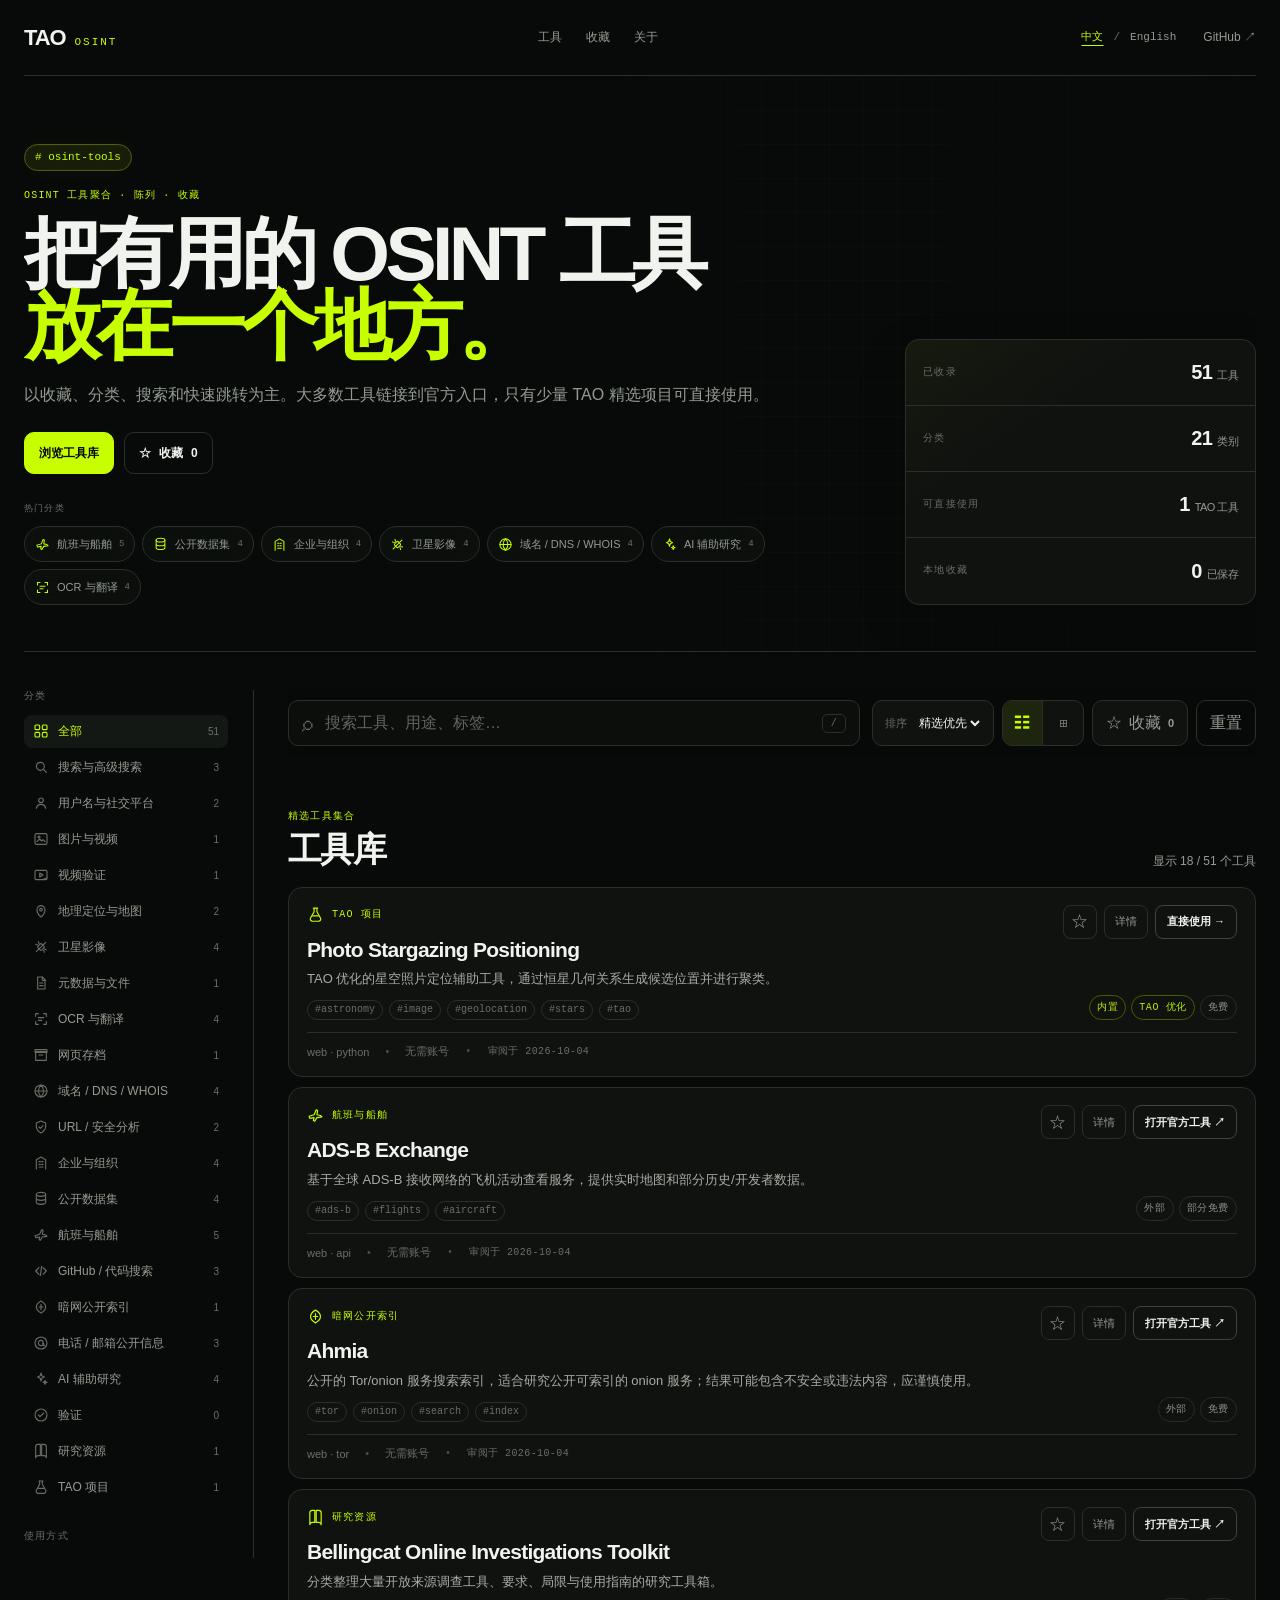
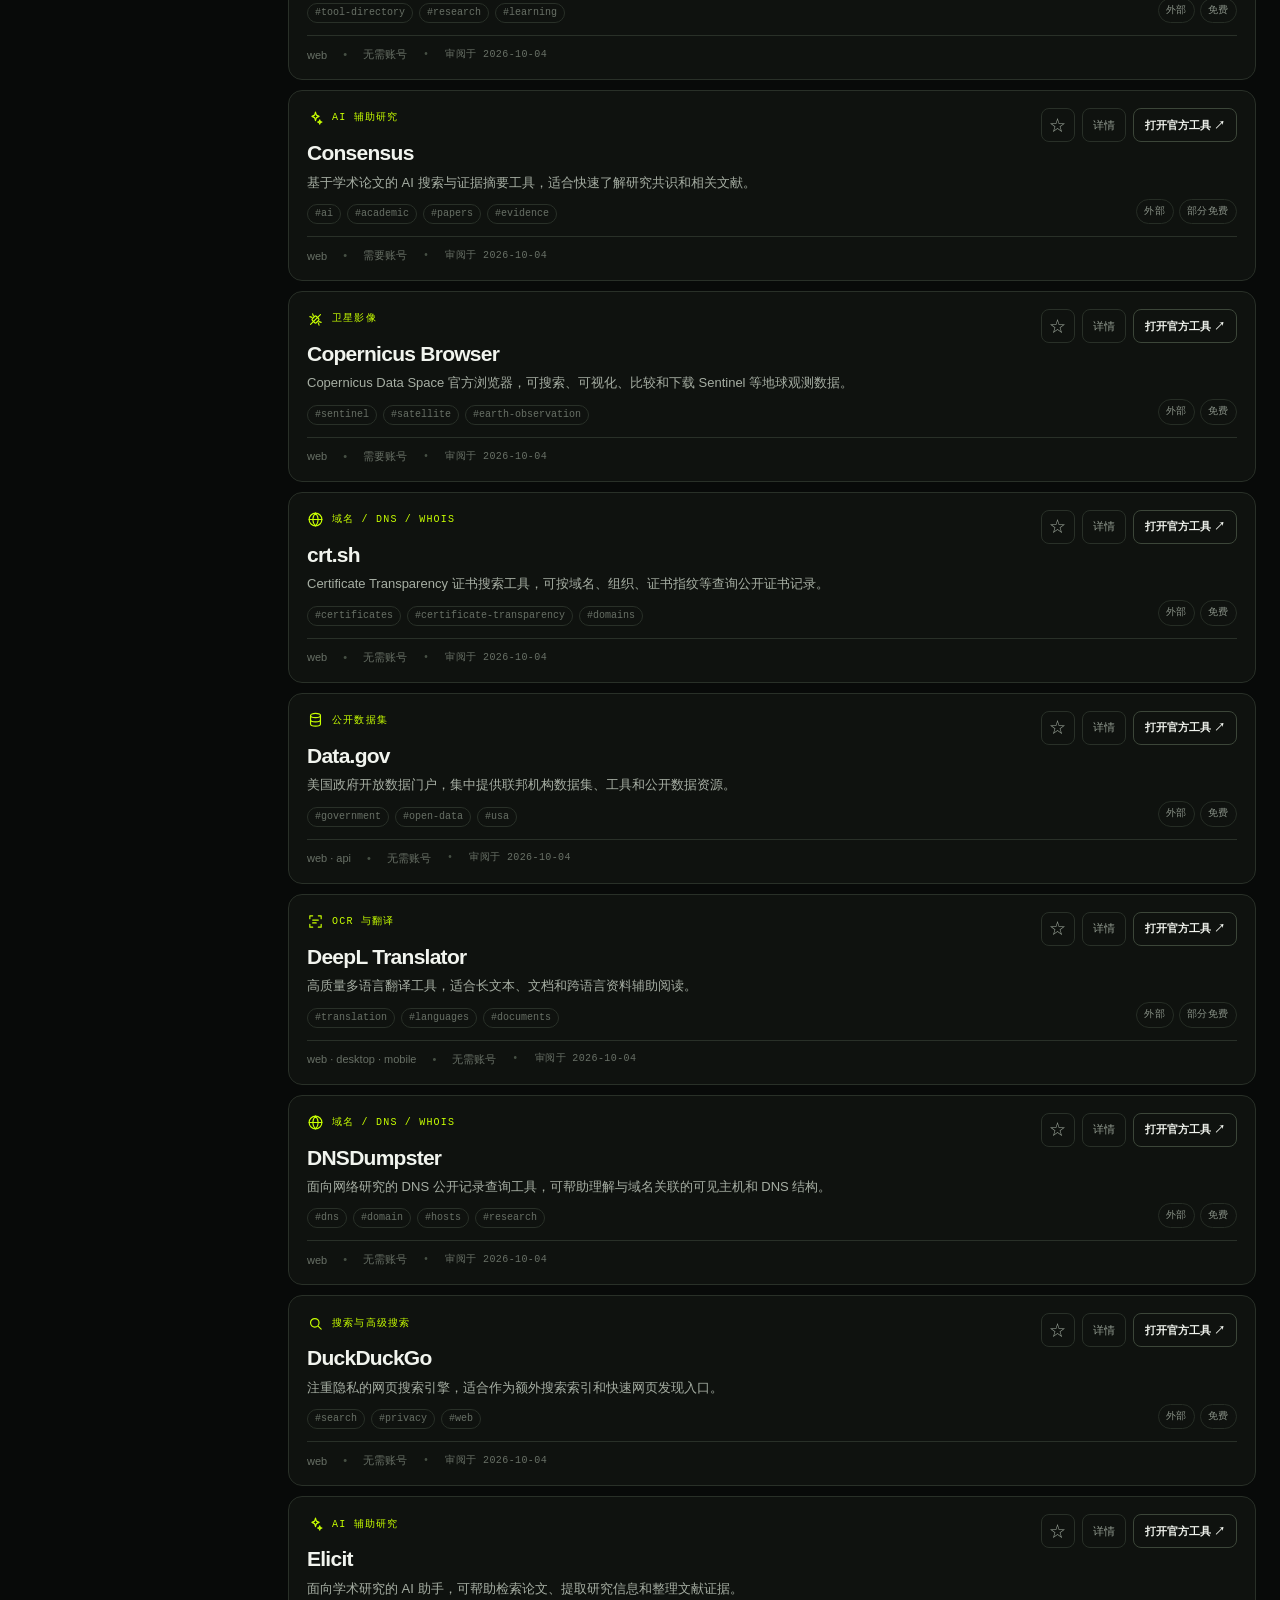
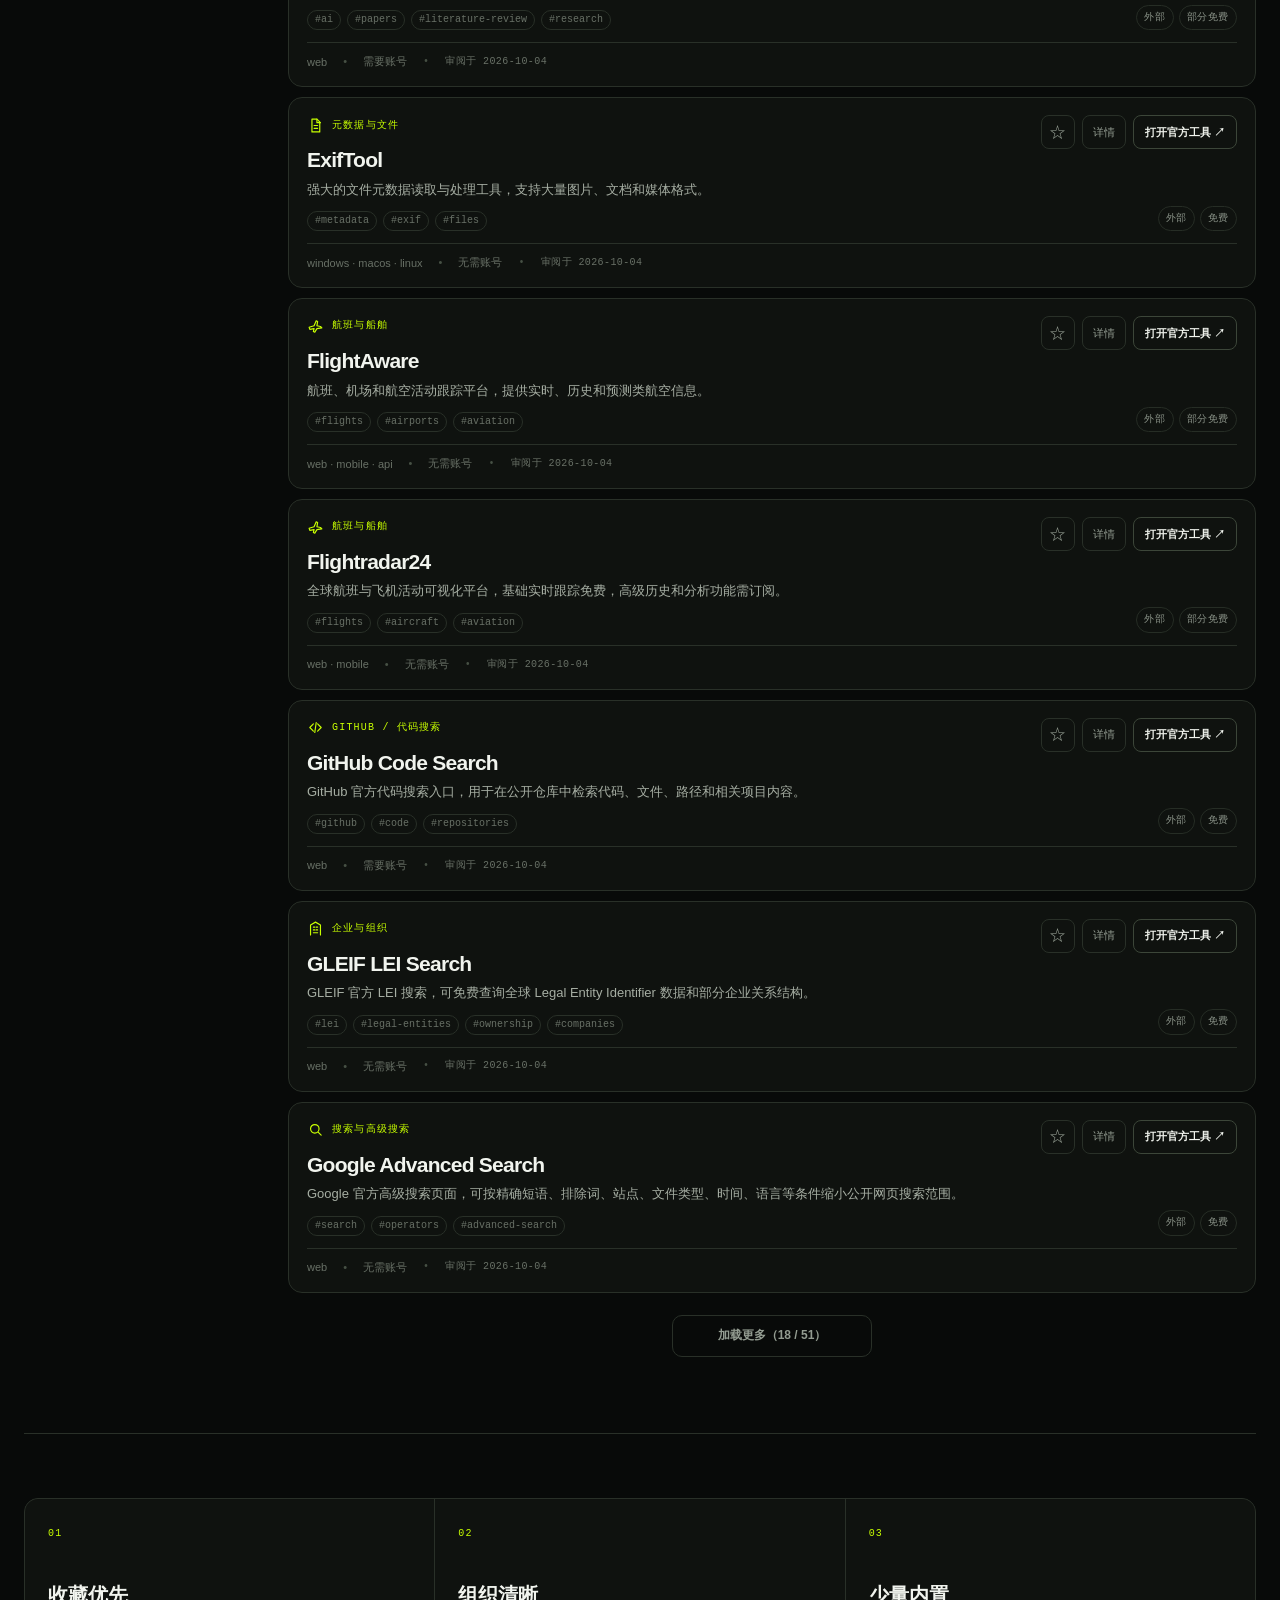
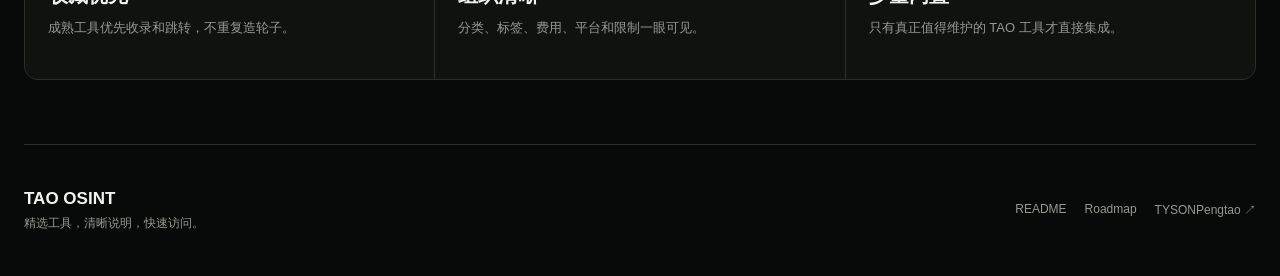
<file: index.html>
<!doctype html>
<html lang="en">
<head>
  <meta charset="utf-8" />
  <meta name="viewport" content="width=device-width, initial-scale=1" />
  <meta http-equiv="refresh" content="0; url=./frontend/" />
  <title>TAO OSINT</title>
  <script>location.replace("./frontend/");</script>
</head>
<body>
  <p><a href="./frontend/">Open TAO OSINT</a></p>
</body>
</html>
</file>
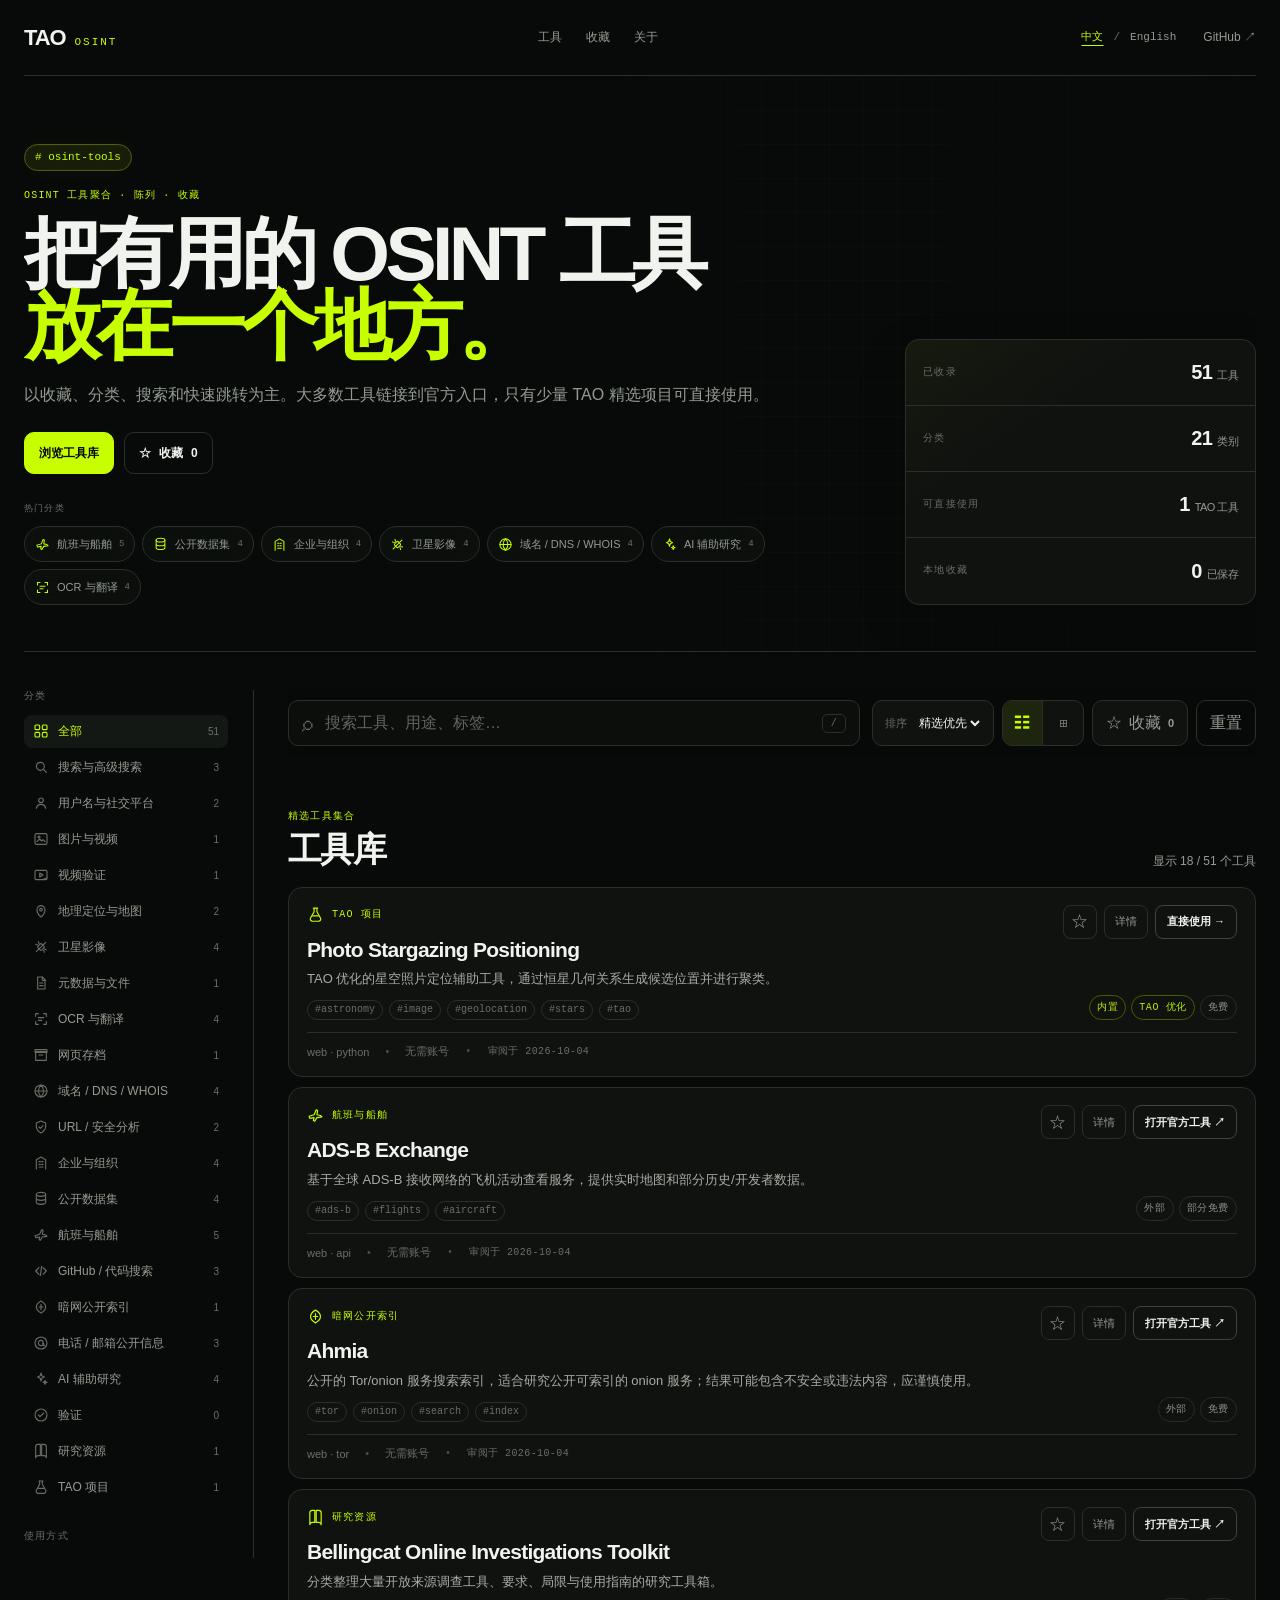
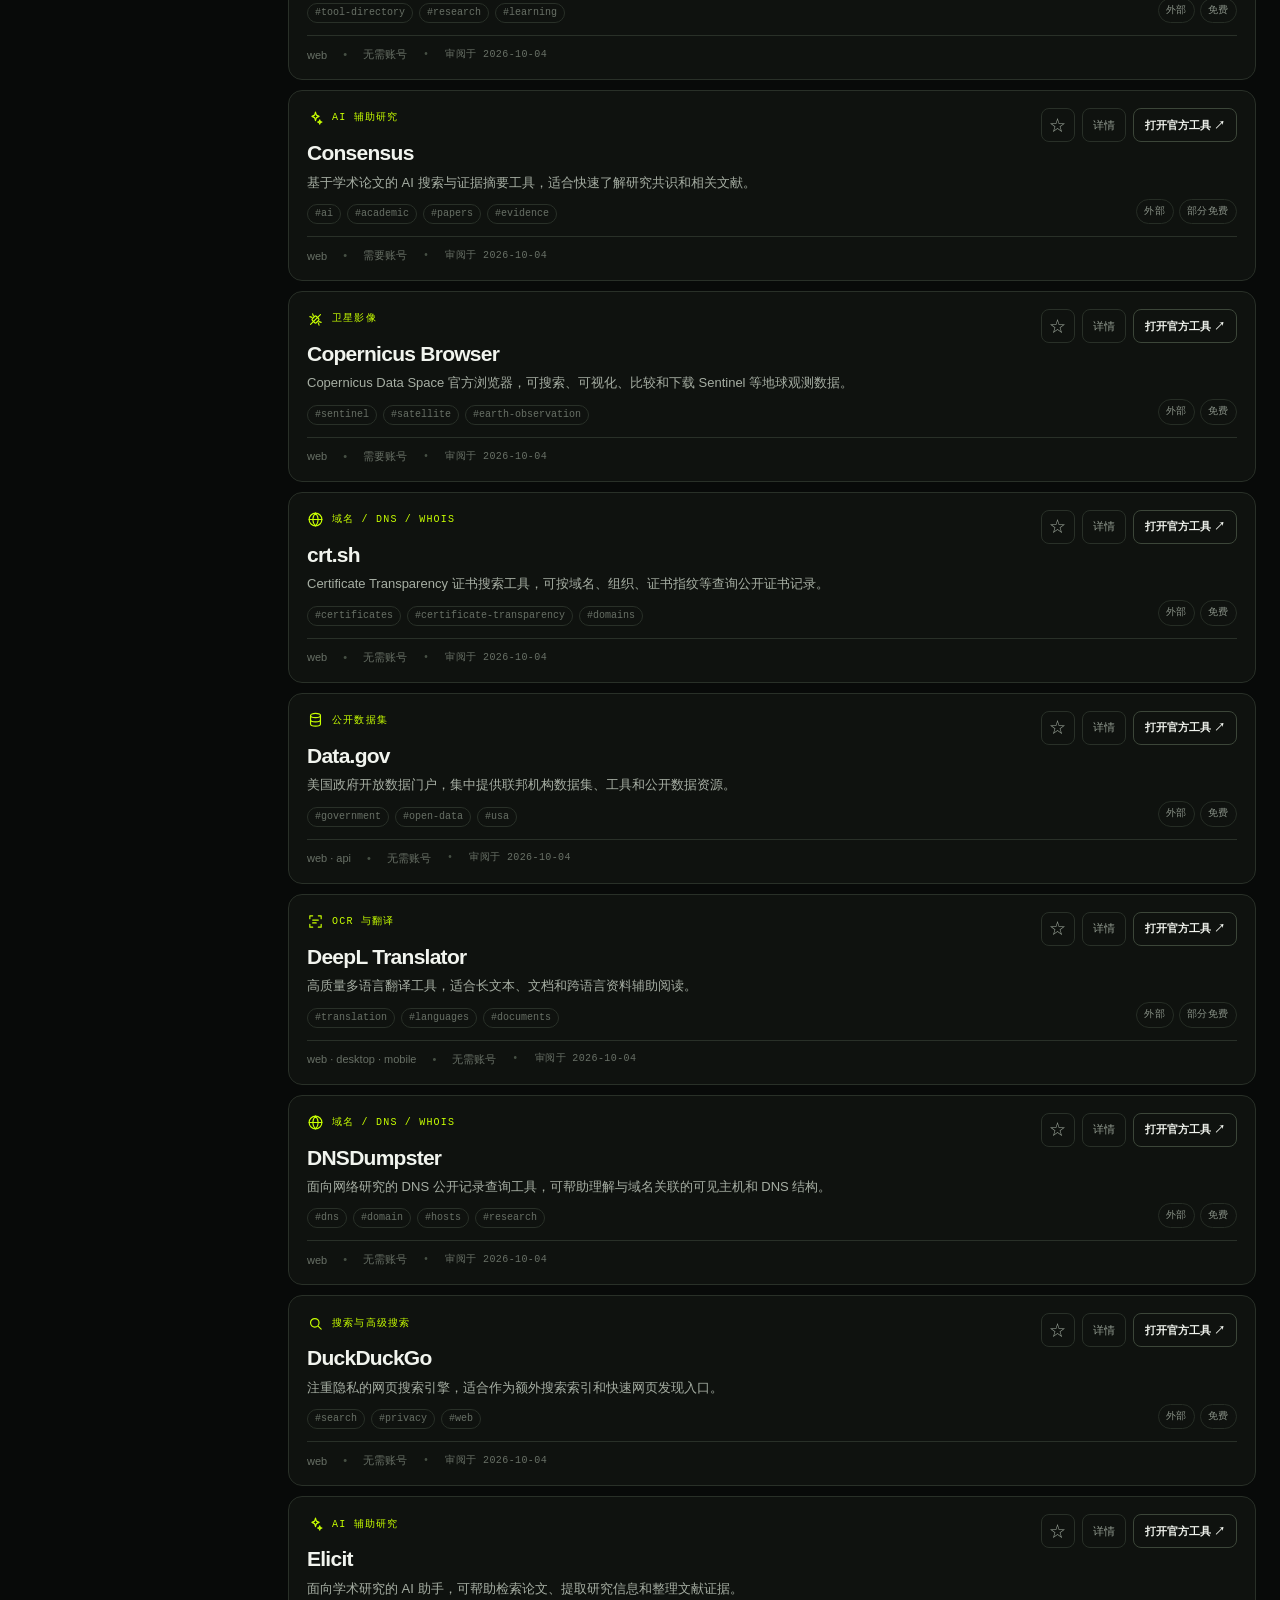
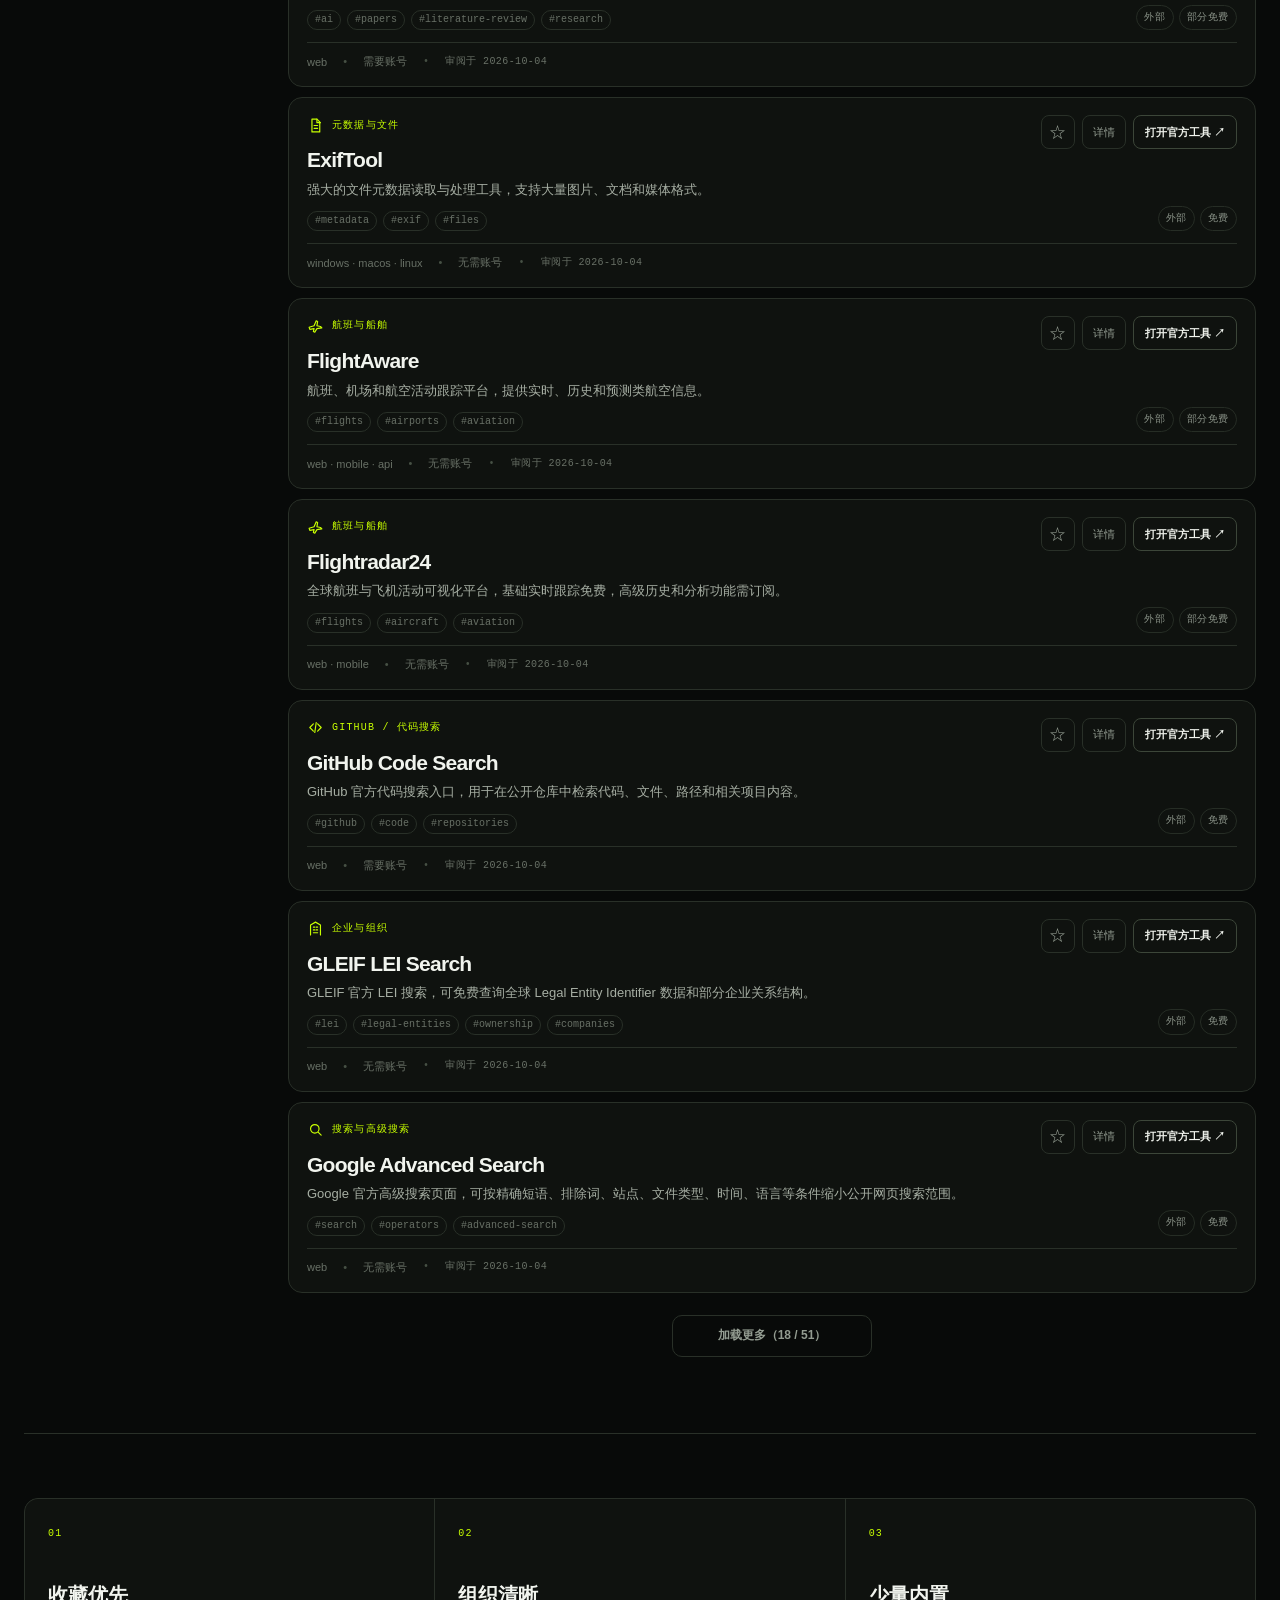
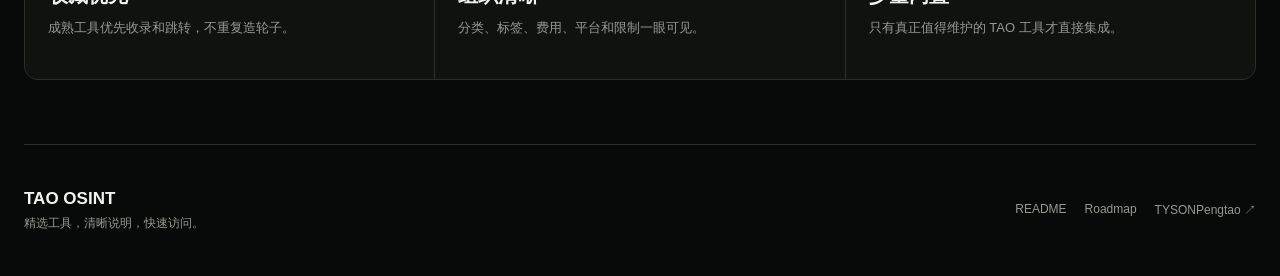
<file: frontend/index.html>
<!doctype html>
<html lang="zh-CN">
<head>
  <meta charset="utf-8" />
  <meta name="viewport" content="width=device-width, initial-scale=1" />
  <meta name="color-scheme" content="dark" />
  <meta name="description" content="TAO OSINT — curated OSINT tool collection, showcase and bookmark platform." />
  <title>TAO OSINT — Curated OSINT Tools</title>
  <link rel="stylesheet" href="./styles.css" />
</head>
<body>
  <div id="scrim" class="scrim" hidden></div>

  <main class="page-shell">
    <header class="topbar">
      <a class="brand" href="#top" aria-label="TAO OSINT">
        <span class="brand-mark">TAO</span>
        <span class="brand-name">OSINT</span>
      </a>

      <nav class="primary-nav" aria-label="Primary">
        <a href="#catalog" data-i18n="nav.tools">工具</a>
        <button type="button" id="nav-favorites" data-i18n="nav.favorites">收藏</button>
        <a href="#principles" data-i18n="nav.about">关于</a>
      </nav>

      <div class="top-actions">
        <nav class="language-switch" aria-label="Language">
          <button class="language-button" type="button" data-language="zh-CN">中文</button>
          <span>/</span>
          <button class="language-button" type="button" data-language="en">English</button>
        </nav>
        <a class="github-link" href="https://github.com/TYSONPengtao/Tao-OSINT" target="_blank" rel="noreferrer">GitHub ↗</a>
      </div>
    </header>

    <section id="top" class="topic-hero">
      <div class="topic-copy">
        <div class="topic-chip"># osint-tools</div>
        <p class="eyebrow" data-i18n="hero.eyebrow">OSINT 工具聚合 · 陈列 · 收藏</p>
        <h1>
          <span data-i18n="hero.line1">把有用的 OSINT 工具</span>
          <span class="accent" data-i18n="hero.line2">放在一个地方。</span>
        </h1>
        <p class="hero-description" data-i18n="hero.description">
          以收藏、分类、搜索和快速跳转为主。大多数工具链接到官方入口，只有少量 TAO 精选项目可直接使用。
        </p>

        <div class="hero-actions">
          <a class="button primary" href="#catalog" data-i18n="hero.browse">浏览工具库</a>
          <button id="hero-favorites" class="button ghost" type="button">
            <span>☆</span>
            <span data-i18n="favorites.title">收藏</span>
            <strong id="hero-favorite-count">0</strong>
          </button>
        </div>

        <div class="hero-explore">
          <span class="hero-explore-label" data-i18n="hero.explore">热门分类</span>
          <div id="hero-category-cloud" class="hero-category-cloud"></div>
        </div>
      </div>

      <div class="topic-summary" aria-label="Catalog summary">
        <div class="summary-row">
          <span data-i18n="stats.collected">已收录</span>
          <strong><span id="stat-tools">0</span> <small data-i18n="stats.tools">工具</small></strong>
        </div>
        <div class="summary-row">
          <span data-i18n="stats.categories">分类</span>
          <strong><span id="stat-categories">0</span> <small data-i18n="stats.groups">类别</small></strong>
        </div>
        <div class="summary-row">
          <span data-i18n="stats.integrated">可直接使用</span>
          <strong><span id="stat-integrated">0</span> <small data-i18n="stats.taoTools">TAO 工具</small></strong>
        </div>
        <div class="summary-row">
          <span data-i18n="stats.favorites">本地收藏</span>
          <strong><span id="favorite-count">0</span> <small data-i18n="stats.saved">已保存</small></strong>
        </div>
      </div>
    </section>

    <section id="recent-section" class="recent-section" hidden>
      <div class="section-heading compact">
        <div>
          <p class="section-kicker" data-i18n="recent.kicker">RECENT</p>
          <h2 data-i18n="recent.title">最近访问</h2>
        </div>
        <button id="clear-recent" class="text-button" type="button" data-i18n="recent.clear">清空</button>
      </div>
      <div id="recent-list" class="recent-list"></div>
    </section>

    <section id="catalog" class="catalog-shell">
      <aside id="sidebar" class="sidebar" aria-label="Filters">
        <div class="sidebar-mobile-head">
          <strong data-i18n="filters.title">筛选</strong>
          <button id="sidebar-close" class="icon-button" type="button" aria-label="Close">×</button>
        </div>

        <div class="sidebar-block">
          <span class="sidebar-label" data-i18n="filters.category">分类</span>
          <div id="category-list" class="category-list"></div>
        </div>

        <div class="sidebar-block">
          <span class="sidebar-label" data-i18n="filters.mode">使用方式</span>
          <div class="filter-stack">
            <label><input type="checkbox" value="external" data-filter="interaction" checked /> <span data-i18n="interaction.external">外部工具</span></label>
            <label><input type="checkbox" value="integrated" data-filter="interaction" checked /> <span data-i18n="interaction.integrated">内置工具</span></label>
          </div>
        </div>

        <div class="sidebar-block">
          <span class="sidebar-label" data-i18n="filters.cost">费用</span>
          <div class="filter-stack">
            <label><input type="checkbox" value="free" data-filter="cost" checked /> <span data-i18n="cost.free">免费</span></label>
            <label><input type="checkbox" value="partially-free" data-filter="cost" checked /> <span data-i18n="cost.partiallyFree">部分免费</span></label>
            <label><input type="checkbox" value="paid" data-filter="cost" checked /> <span data-i18n="cost.paid">付费</span></label>
          </div>
        </div>

        <div class="sidebar-block">
          <span class="sidebar-label" data-i18n="filters.platform">平台</span>
          <div id="platform-list" class="platform-list"></div>
        </div>

        <button id="sidebar-reset" class="sidebar-reset" type="button" data-i18n="filters.reset">重置全部筛选</button>
      </aside>

      <section class="catalog-main">
        <div class="catalog-toolbar">
          <div class="search-box">
            <span aria-hidden="true">⌕</span>
            <input id="search-input" type="search" autocomplete="off" data-i18n-placeholder="search.placeholder" placeholder="搜索工具、用途、标签…" />
            <kbd>/</kbd>
          </div>

          <div class="toolbar-meta">
            <button id="mobile-filter-open" class="toolbar-button filter-button" type="button">
              <span>☰</span>
              <span data-i18n="filters.title">筛选</span>
            </button>

            <label class="sort-control">
              <span data-i18n="sort.label">排序</span>
              <select id="sort-select">
                <option value="featured" data-i18n="sort.featured">精选优先</option>
                <option value="name" data-i18n="sort.name">名称</option>
                <option value="category" data-i18n="sort.category">分类</option>
                <option value="reviewed" data-i18n="sort.reviewed">最近审阅</option>
              </select>
            </label>

            <div class="view-switch" role="group" aria-label="View">
              <button id="view-list" type="button" data-view="list" title="List">☷</button>
              <button id="view-grid" type="button" data-view="grid" title="Grid">⊞</button>
            </div>

            <button id="favorites-toggle" class="toolbar-button" type="button">
              <span>☆</span>
              <span data-i18n="favorites.title">收藏</span>
              <strong id="toolbar-favorite-count">0</strong>
            </button>

            <button id="clear-filters" class="toolbar-button subtle" type="button" data-i18n="filters.resetShort">重置</button>
          </div>
        </div>

        <div id="active-filter-bar" class="active-filter-bar"></div>

        <div class="section-heading">
          <div>
            <p class="section-kicker" data-i18n="catalog.kicker">精选工具集合</p>
            <h2 data-i18n="catalog.title">工具库</h2>
          </div>
          <p id="result-count" class="result-count"></p>
        </div>

        <div id="tool-grid" class="tool-list" data-view="list"></div>

        <div id="empty-state" class="empty-state" hidden>
          <span>⌕</span>
          <h3 data-i18n="empty.title">没有找到匹配工具</h3>
          <p data-i18n="empty.text">尝试更换关键词、分类或筛选条件。</p>
        </div>

        <div class="load-more-wrap">
          <button id="load-more" class="button load-more" type="button" hidden></button>
        </div>
      </section>
    </section>

    <section id="principles" class="principle-strip">
      <article>
        <span>01</span>
        <strong data-i18n="principles.collect.title">收藏优先</strong>
        <p data-i18n="principles.collect.text">成熟工具优先收录和跳转，不重复造轮子。</p>
      </article>
      <article>
        <span>02</span>
        <strong data-i18n="principles.organize.title">组织清晰</strong>
        <p data-i18n="principles.organize.text">分类、标签、费用、平台和限制一眼可见。</p>
      </article>
      <article>
        <span>03</span>
        <strong data-i18n="principles.integrate.title">少量内置</strong>
        <p data-i18n="principles.integrate.text">只有真正值得维护的 TAO 工具才直接集成。</p>
      </article>
    </section>

    <footer class="footer">
      <div>
        <strong>TAO OSINT</strong>
        <p data-i18n="footer.tagline">精选工具，清晰说明，快速访问。</p>
      </div>
      <div class="footer-links">
        <a id="readme-link" href="../README.md">README</a>
        <a id="roadmap-link" href="../docs/roadmap.md">Roadmap</a>
        <a href="https://github.com/TYSONPengtao" target="_blank" rel="noreferrer">TYSONPengtao ↗</a>
      </div>
    </footer>
  </main>

  <dialog id="tool-dialog" class="tool-dialog">
    <div class="dialog-head">
      <div class="dialog-title-wrap">
        <div id="dialog-icon" class="dialog-icon"></div>
        <div>
          <p id="dialog-category" class="tool-category"></p>
          <h2 id="dialog-title"></h2>
        </div>
      </div>
      <button id="dialog-close" class="icon-button" type="button" aria-label="Close">×</button>
    </div>
    <p id="dialog-description" class="dialog-description"></p>
    <div id="dialog-badges" class="tool-badges dialog-badges"></div>
    <div id="dialog-tags" class="tool-tags"></div>
    <dl class="dialog-meta">
      <div><dt data-i18n="detail.platform">平台</dt><dd id="dialog-platform"></dd></div>
      <div><dt data-i18n="detail.account">账号</dt><dd id="dialog-account"></dd></div>
      <div><dt data-i18n="detail.reviewed">最近审阅</dt><dd id="dialog-reviewed"></dd></div>
    </dl>
    <div class="dialog-actions">
      <button id="dialog-favorite" class="button ghost" type="button"></button>
      <a id="dialog-launch" class="button primary" href="#"></a>
    </div>
  </dialog>

  <script src="./app.js"></script>
</body>
</html>
</file>
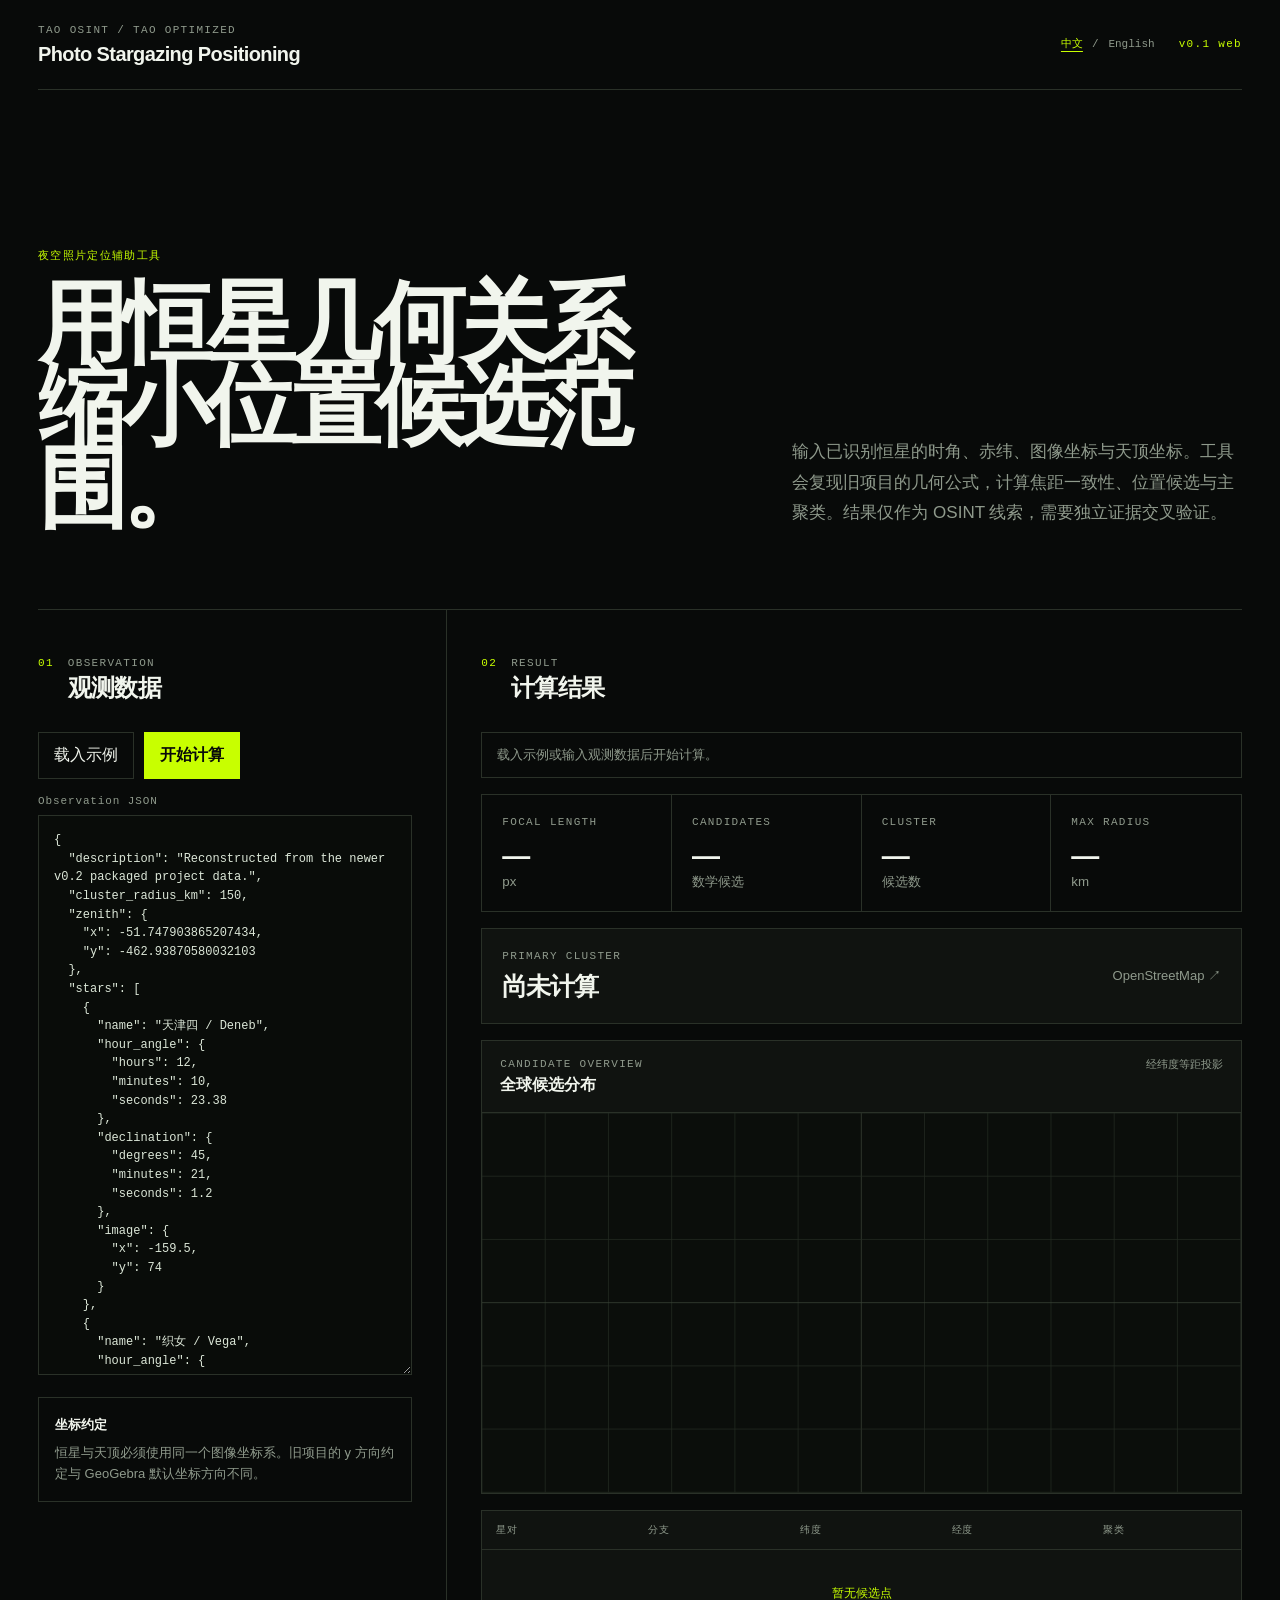
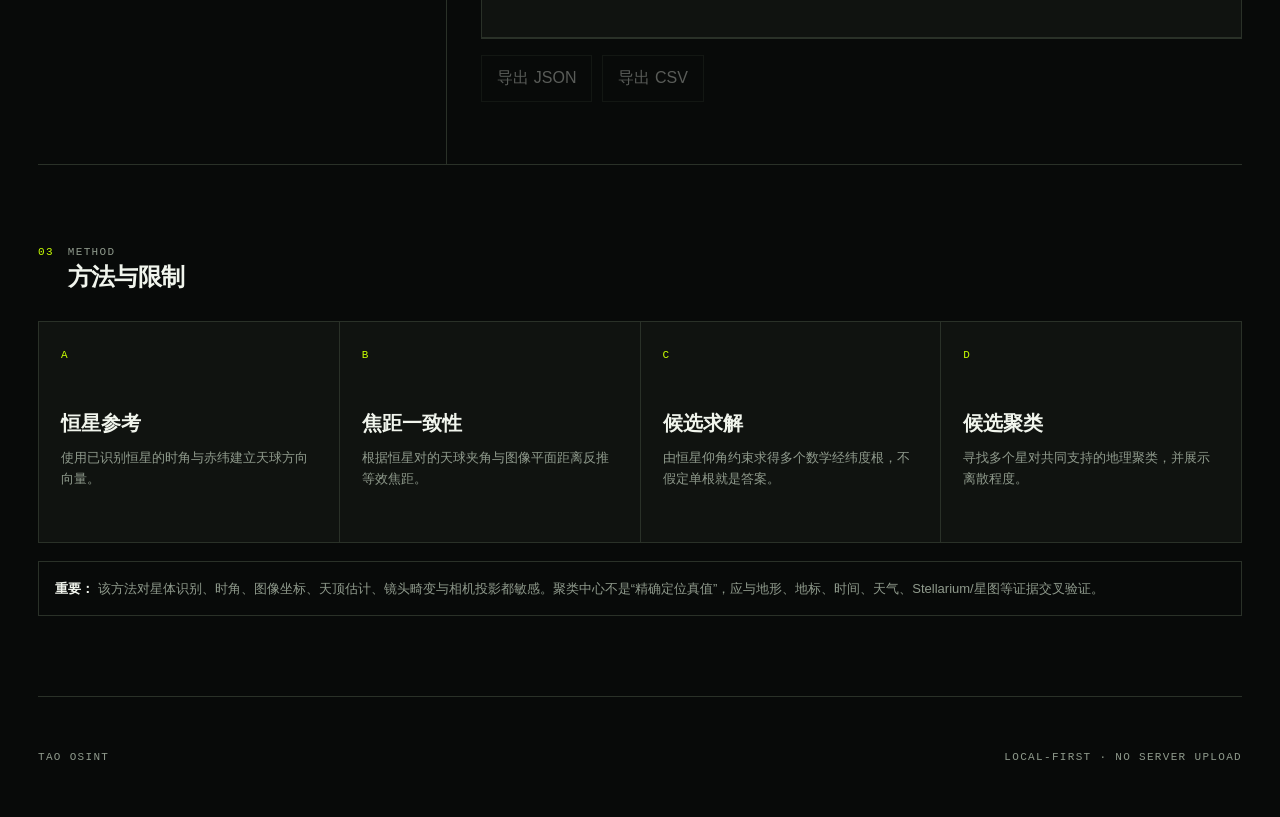
<file: projects/photo-stargazing-positioning/web/index.html>
<!doctype html>
<html lang="zh-CN">
<head>
  <meta charset="utf-8" />
  <meta name="viewport" content="width=device-width, initial-scale=1" />
  <meta name="color-scheme" content="dark" />
  <title>TAO OSINT · Photo Stargazing Positioning</title>
  <link rel="stylesheet" href="./styles.css" />
</head>
<body>
  <main class="shell">
    <header class="topbar">
      <div>
        <p class="eyebrow">TAO OSINT / TAO OPTIMIZED</p>
        <h1>Photo Stargazing Positioning</h1>
      </div>
      <div class="topbar-actions">
        <div class="language-switch" role="group" aria-label="Language">
          <button type="button" class="language-button" data-lang="zh-CN">中文</button>
          <span>/</span>
          <button type="button" class="language-button" data-lang="en">English</button>
        </div>
        <span class="version">v0.1 web</span>
      </div>
    </header>

    <section class="hero">
      <div>
        <p class="kicker" data-i18n="hero.kicker">夜空照片定位辅助工具</p>
        <h2>用恒星几何关系<br><span>缩小位置候选范围。</span></h2>
      </div>
      <p class="lede" data-i18n="hero.description">
        输入已识别恒星的时角、赤纬、图像坐标与天顶坐标。
        工具会复现旧项目的几何公式，计算焦距一致性、位置候选与主聚类。
        结果仅作为 OSINT 线索，需要独立证据交叉验证。
      </p>
    </section>

    <section class="workspace">
      <aside class="input-panel">
        <div class="section-title">
          <span>01</span>
          <div>
            <p>OBSERVATION</p>
            <h3 data-i18n="input.title">观测数据</h3>
          </div>
        </div>

        <div class="actions">
          <button id="load-sample" class="secondary" data-i18n="input.loadSample">载入示例</button>
          <button id="run-analysis" class="primary" data-i18n="input.run">开始计算</button>
        </div>

        <label for="observation-json">Observation JSON</label>
        <textarea id="observation-json" spellcheck="false" aria-label="Observation JSON"></textarea>

        <div class="hint">
          <strong data-i18n="input.coordinateTitle">坐标约定</strong>
          <p data-i18n="input.coordinateText">恒星与天顶必须使用同一个图像坐标系。旧项目的 y 方向约定与 GeoGebra 默认坐标方向不同。</p>
        </div>
      </aside>

      <section class="results-panel">
        <div class="section-title">
          <span>02</span>
          <div>
            <p>RESULT</p>
            <h3 data-i18n="result.title">计算结果</h3>
          </div>
        </div>

        <div id="status" class="status idle" data-i18n="status.idle">载入示例或输入观测数据后开始计算。</div>

        <div class="metrics">
          <article>
            <span>FOCAL LENGTH</span>
            <strong id="metric-focal">—</strong>
            <small>px</small>
          </article>
          <article>
            <span>CANDIDATES</span>
            <strong id="metric-candidates">—</strong>
            <small data-i18n="metric.candidates">数学候选</small>
          </article>
          <article>
            <span>CLUSTER</span>
            <strong id="metric-cluster">—</strong>
            <small data-i18n="metric.cluster">候选数</small>
          </article>
          <article>
            <span>MAX RADIUS</span>
            <strong id="metric-radius">—</strong>
            <small>km</small>
          </article>
        </div>

        <div class="cluster-card">
          <div>
            <p>PRIMARY CLUSTER</p>
            <h4 id="cluster-coordinate" data-i18n="cluster.notCalculated">尚未计算</h4>
          </div>
          <a id="map-link" class="map-link disabled" href="#" target="_blank" rel="noreferrer">OpenStreetMap ↗</a>
        </div>

        <div class="map-card">
          <div class="map-head">
            <div>
              <p>CANDIDATE OVERVIEW</p>
              <h4 data-i18n="map.title">全球候选分布</h4>
            </div>
            <span data-i18n="map.projection">经纬度等距投影</span>
          </div>
          <svg id="candidate-map" viewBox="0 0 1000 500" role="img" aria-label="Candidate location overview">
            <rect width="1000" height="500" class="map-bg"></rect>
            <g id="grid"></g>
            <g id="candidate-points"></g>
          </svg>
        </div>

        <div class="table-wrap">
          <table>
            <thead>
              <tr>
                <th data-i18n="table.pair">星对</th>
                <th data-i18n="table.branch">分支</th>
                <th data-i18n="table.latitude">纬度</th>
                <th data-i18n="table.longitude">经度</th>
                <th data-i18n="table.cluster">聚类</th>
              </tr>
            </thead>
            <tbody id="candidate-table">
              <tr><td colspan="5" class="empty" data-i18n="table.empty">暂无候选点</td></tr>
            </tbody>
          </table>
        </div>

        <div class="export-actions">
          <button id="export-json" class="secondary" disabled data-i18n="export.json">导出 JSON</button>
          <button id="export-csv" class="secondary" disabled data-i18n="export.csv">导出 CSV</button>
        </div>
      </section>
    </section>

    <section class="method">
      <div class="section-title">
        <span>03</span>
        <div>
          <p>METHOD</p>
          <h3 data-i18n="method.title">方法与限制</h3>
        </div>
      </div>

      <div class="method-grid">
        <article><span>A</span><h4 data-i18n="method.a.title">恒星参考</h4><p data-i18n="method.a.text">使用已识别恒星的时角与赤纬建立天球方向向量。</p></article>
        <article><span>B</span><h4 data-i18n="method.b.title">焦距一致性</h4><p data-i18n="method.b.text">根据恒星对的天球夹角与图像平面距离反推等效焦距。</p></article>
        <article><span>C</span><h4 data-i18n="method.c.title">候选求解</h4><p data-i18n="method.c.text">由恒星仰角约束求得多个数学经纬度根，不假定单根就是答案。</p></article>
        <article><span>D</span><h4 data-i18n="method.d.title">候选聚类</h4><p data-i18n="method.d.text">寻找多个星对共同支持的地理聚类，并展示离散程度。</p></article>
      </div>

      <div class="warning">
        <strong data-i18n="warning.label">重要：</strong>
        <span data-i18n="warning.text">该方法对星体识别、时角、图像坐标、天顶估计、镜头畸变与相机投影都敏感。聚类中心不是“精确定位真值”，应与地形、地标、时间、天气、Stellarium/星图等证据交叉验证。</span>
      </div>
    </section>

    <footer>
      <span>TAO OSINT</span>
      <span>LOCAL-FIRST · NO SERVER UPLOAD</span>
    </footer>
  </main>

  <script src="./app.js"></script>
</body>
</html>
</file>
<file: frontend/styles.css>
:root {
  --bg: #080a09;
  --panel: #0f120f;
  --panel-2: #141814;
  --panel-3: #0b0e0b;
  --text: #f1f4ee;
  --muted: #939c91;
  --faint: #687066;
  --line: #293028;
  --line-strong: #3a4438;
  --accent: #c8ff00;
  --accent-soft: rgba(200, 255, 0, .08);
  --radius: 14px;
  --shadow: 0 24px 80px rgba(0,0,0,.42);
}

* { box-sizing: border-box; }
html { scroll-behavior: smooth; }
body {
  margin: 0;
  background: var(--bg);
  color: var(--text);
  font-family: Inter, "Segoe UI", Arial, Helvetica, sans-serif;
}
body.no-scroll { overflow: hidden; }
button, input, select { font: inherit; }
button, a, select { -webkit-tap-highlight-color: transparent; }
a { color: inherit; text-decoration: none; }
button { cursor: pointer; }
button:focus-visible, a:focus-visible, input:focus-visible, select:focus-visible {
  outline: 2px solid var(--accent);
  outline-offset: 3px;
}
.page-shell { width: min(1460px, calc(100% - 48px)); margin: 0 auto; }

.topbar {
  min-height: 76px;
  position: relative;
  display: grid;
  grid-template-columns: auto 1fr auto;
  align-items: center;
  gap: 30px;
  border-bottom: 1px solid var(--line);
}
.brand { display: flex; align-items: baseline; gap: 9px; }
.brand-mark { font-size: 22px; font-weight: 900; letter-spacing: -.05em; }
.brand-name { color: var(--accent); font: 11px/1 monospace; letter-spacing: .18em; }
.primary-nav { display: flex; justify-content: center; gap: 24px; }
.primary-nav a, .primary-nav button {
  padding: 6px 0;
  border: 0;
  background: none;
  color: var(--muted);
  font-size: 12px;
}
.primary-nav a:hover, .primary-nav button:hover { color: var(--text); }
.top-actions { display: flex; align-items: center; gap: 24px; }
.language-switch { display: flex; align-items: center; gap: 7px; color: var(--faint); font: 11px/1 monospace; }
.language-button { padding: 7px 3px; border: 0; background: transparent; color: var(--muted); }
.language-button.active, .language-button:hover { color: var(--accent); }
.language-button.active { text-decoration: underline; text-underline-offset: 5px; }
.github-link { color: var(--muted); font-size: 12px; }
.github-link:hover { color: var(--text); }

.topic-hero {
  padding: 58px 0 46px;
  display: grid;
  grid-template-columns: minmax(0, 1.5fr) minmax(300px, .65fr);
  align-items: end;
  gap: 72px;
  border-bottom: 1px solid var(--line);
}
.topic-chip {
  display: inline-flex;
  width: fit-content;
  margin-bottom: 18px;
  padding: 7px 10px;
  border: 1px solid #4b5e15;
  border-radius: 999px;
  background: var(--accent-soft);
  color: var(--accent);
  font: 11px/1 monospace;
}
.eyebrow, .section-kicker, .sidebar-label, .tool-category, .tool-badge,
.summary-row > span, .principle-strip article > span, .review-meta {
  margin: 0;
  font: 10px/1.35 monospace;
  letter-spacing: .12em;
  text-transform: uppercase;
}
.eyebrow, .section-kicker { color: var(--accent); }
.topic-hero h1 {
  margin: 14px 0 20px;
  max-width: 920px;
  font-size: clamp(48px, 6vw, 90px);
  line-height: .94;
  letter-spacing: -.06em;
  font-weight: 650;
}
.topic-hero h1 span { display: block; }
.topic-hero h1 .accent { color: var(--accent); }
.hero-description { max-width: 760px; margin: 0; color: var(--muted); font-size: 16px; line-height: 1.72; }
.hero-actions { display: flex; gap: 10px; flex-wrap: wrap; margin-top: 24px; }
.button {
  min-height: 42px;
  padding: 0 14px;
  display: inline-flex;
  align-items: center;
  justify-content: center;
  gap: 8px;
  border: 1px solid var(--line);
  border-radius: 10px;
  background: transparent;
  color: var(--text);
  font-size: 12px;
  font-weight: 650;
}
.button.primary { border-color: var(--accent); background: var(--accent); color: #080a09; }
.button.ghost:hover { border-color: var(--line-strong); color: var(--accent); }
.topic-summary { border: 1px solid var(--line); border-radius: var(--radius); background: var(--panel); overflow: hidden; }
.summary-row {
  min-height: 66px;
  padding: 13px 17px;
  display: flex;
  align-items: center;
  justify-content: space-between;
  gap: 18px;
  border-bottom: 1px solid var(--line);
}
.summary-row:last-child { border-bottom: 0; }
.summary-row > span { color: var(--faint); }
.summary-row strong { font-size: 20px; letter-spacing: -.03em; }
.summary-row small { color: var(--muted); font-size: 11px; font-weight: 400; }

.recent-section { padding: 34px 0 0; }
.section-heading {
  margin: 34px 0 14px;
  display: flex;
  align-items: end;
  justify-content: space-between;
  gap: 24px;
}
.section-heading.compact { margin: 0 0 12px; }
.section-heading h2 { margin: 3px 0 0; font-size: 34px; letter-spacing: -.045em; }
.section-heading.compact h2 { font-size: 22px; }
.text-button { border: 0; background: none; color: var(--muted); font-size: 11px; }
.text-button:hover { color: var(--accent); }
.recent-list { display: flex; gap: 8px; overflow-x: auto; padding-bottom: 6px; scrollbar-width: thin; }
.recent-item {
  min-width: 190px;
  padding: 12px 13px;
  border: 1px solid var(--line);
  border-radius: 11px;
  background: var(--panel);
  text-align: left;
}
.recent-item span { display: block; color: var(--accent); font: 9px/1.3 monospace; text-transform: uppercase; }
.recent-item strong { display: block; margin-top: 5px; font-size: 12px; white-space: nowrap; overflow: hidden; text-overflow: ellipsis; }

.catalog-shell {
  display: grid;
  grid-template-columns: 230px minmax(0, 1fr);
  gap: 34px;
  padding: 38px 0 76px;
  border-bottom: 1px solid var(--line);
}
.sidebar {
  position: sticky;
  top: 16px;
  height: fit-content;
  max-height: calc(100vh - 32px);
  overflow-y: auto;
  padding-right: 25px;
  border-right: 1px solid var(--line);
  scrollbar-width: thin;
}
.sidebar-mobile-head { display: none; }
.sidebar-block + .sidebar-block { margin-top: 26px; }
.sidebar-label { display: block; margin-bottom: 11px; color: var(--faint); }
.category-list, .filter-stack, .platform-list { display: grid; gap: 3px; }
.category-button, .platform-button {
  width: 100%;
  padding: 8px 9px;
  display: flex;
  align-items: center;
  justify-content: space-between;
  gap: 12px;
  border: 0;
  border-radius: 8px;
  background: transparent;
  color: var(--muted);
  text-align: left;
  font-size: 12px;
}
.category-button:hover, .platform-button:hover { background: var(--panel); color: var(--text); }
.category-button.active, .platform-button.active { background: var(--panel-2); color: var(--accent); }
.category-button small, .platform-button small { color: var(--faint); }
.filter-stack label {
  padding: 6px 3px;
  display: flex;
  align-items: center;
  gap: 8px;
  color: var(--muted);
  font-size: 12px;
  cursor: pointer;
}
.filter-stack input { accent-color: var(--accent); }
.sidebar-reset { width: 100%; margin-top: 26px; padding: 10px; border: 1px solid var(--line); border-radius: 9px; background: transparent; color: var(--muted); }
.sidebar-reset:hover { color: var(--text); border-color: var(--line-strong); }

.catalog-main { min-width: 0; }
.catalog-toolbar {
  position: sticky;
  top: 0;
  z-index: 8;
  padding: 10px 0;
  display: grid;
  grid-template-columns: minmax(260px, 1fr) auto;
  gap: 12px;
  align-items: center;
  background: rgba(8,10,9,.94);
  backdrop-filter: blur(14px);
}
.search-box {
  min-width: 0;
  height: 46px;
  display: flex;
  align-items: center;
  gap: 10px;
  padding: 0 13px;
  border: 1px solid var(--line);
  border-radius: 10px;
  background: var(--panel-3);
}
.search-box > span { color: var(--faint); font-size: 21px; }
.search-box input { width: 100%; border: 0; outline: 0; background: transparent; color: var(--text); }
.search-box input::placeholder { color: #5e665c; }
.search-box kbd { min-width: 24px; padding: 3px 6px; border: 1px solid var(--line); border-radius: 5px; color: var(--faint); font: 10px monospace; text-align: center; }
.toolbar-meta { display: flex; gap: 8px; align-items: stretch; }
.toolbar-button {
  min-height: 46px;
  padding: 0 13px;
  display: inline-flex;
  align-items: center;
  justify-content: center;
  gap: 7px;
  border: 1px solid var(--line);
  border-radius: 10px;
  background: var(--panel);
  color: var(--muted);
}
.toolbar-button:hover, .toolbar-button.active { border-color: var(--line-strong); color: var(--text); }
.toolbar-button.active { color: var(--accent); }
.toolbar-button strong { font-size: 11px; }
.toolbar-button.subtle { background: transparent; }
.filter-button { display: none; }
.sort-control {
  min-height: 46px;
  padding: 0 10px 0 12px;
  display: flex;
  align-items: center;
  gap: 8px;
  border: 1px solid var(--line);
  border-radius: 10px;
  background: var(--panel);
  color: var(--faint);
  font-size: 11px;
}
.sort-control select { border: 0; outline: 0; background: var(--panel); color: var(--text); font-size: 12px; }
.view-switch { display: flex; border: 1px solid var(--line); border-radius: 10px; overflow: hidden; background: var(--panel); }
.view-switch button { width: 40px; border: 0; border-right: 1px solid var(--line); background: transparent; color: var(--faint); }
.view-switch button:last-child { border-right: 0; }
.view-switch button.active { background: var(--accent-soft); color: var(--accent); }

.active-filter-bar { display: flex; flex-wrap: wrap; gap: 7px; min-height: 12px; margin-top: 8px; }
.active-filter-chip {
  padding: 5px 8px;
  border: 1px solid var(--line);
  border-radius: 999px;
  background: transparent;
  color: var(--muted);
  font: 10px/1 monospace;
}
.active-filter-chip button { margin-left: 5px; padding: 0; border: 0; background: none; color: var(--faint); }
.result-count { margin: 0 0 3px; color: var(--muted); font-size: 12px; }

.tool-list { display: grid; gap: 10px; }
.tool-card {
  padding: 17px 18px;
  display: grid;
  grid-template-columns: minmax(0, 1fr) auto;
  column-gap: 26px;
  row-gap: 12px;
  border: 1px solid var(--line);
  border-radius: var(--radius);
  background: var(--panel);
  transition: transform .15s ease, border-color .15s ease, background .15s ease;
}
.tool-card:hover { transform: translateY(-1px); border-color: var(--line-strong); background: var(--panel-2); }
.tool-main { min-width: 0; }
.tool-card-top { display: flex; align-items: center; gap: 10px; }
.tool-category { color: var(--accent); }
.tool-name {
  margin: 11px 0 7px;
  padding: 0;
  border: 0;
  background: none;
  color: var(--text);
  font-size: 20px;
  font-weight: 700;
  letter-spacing: -.035em;
  text-align: left;
}
.tool-name:hover { color: var(--accent); }
.tool-description { max-width: 880px; margin: 0; color: var(--muted); font-size: 13px; line-height: 1.58; }
.tool-tags { margin-top: 11px; display: flex; gap: 6px; flex-wrap: wrap; }
.tag-button {
  padding: 4px 7px;
  border: 1px solid var(--line);
  border-radius: 999px;
  background: transparent;
  color: var(--faint);
  font: 10px/1 monospace;
}
.tag-button:hover { color: var(--accent); border-color: #4d6216; }
.tool-side { width: 200px; display: flex; flex-direction: column; align-items: stretch; justify-content: space-between; gap: 14px; }
.tool-actions { display: flex; justify-content: flex-end; gap: 7px; }
.favorite-button, .details-button {
  min-height: 34px;
  border: 1px solid var(--line);
  border-radius: 8px;
  background: transparent;
  color: var(--muted);
}
.favorite-button { width: 34px; font-size: 17px; }
.details-button { padding: 0 10px; font-size: 11px; }
.favorite-button:hover, .favorite-button.active, .details-button:hover { color: var(--accent); border-color: #536900; }
.launch-link {
  min-height: 34px;
  padding: 0 11px;
  display: inline-flex;
  align-items: center;
  justify-content: center;
  border: 1px solid var(--line);
  border-radius: 8px;
  color: var(--text);
  font-size: 11px;
  font-weight: 650;
}
.launch-link:hover { color: var(--accent); border-color: #4d6216; }
.tool-badges { display: flex; justify-content: flex-end; flex-wrap: wrap; gap: 5px; }
.tool-badge { padding: 5px 7px; border: 1px solid var(--line); border-radius: 999px; color: var(--muted); letter-spacing: .06em; }
.tool-badge.integrated { color: var(--accent); border-color: #4c6200; }
.tool-footer {
  grid-column: 1 / -1;
  padding-top: 11px;
  display: flex;
  align-items: center;
  gap: 16px;
  border-top: 1px solid var(--line);
  color: var(--faint);
  font-size: 11px;
}
.review-meta { color: var(--faint); text-transform: none; letter-spacing: .04em; }
.meta-dot::before { content: "•"; margin-right: 16px; color: #465044; }

/* Grid mode */
.tool-list[data-view="grid"] { grid-template-columns: repeat(2, minmax(0,1fr)); }
.tool-list[data-view="grid"] .tool-card { grid-template-columns: 1fr; min-height: 290px; }
.tool-list[data-view="grid"] .tool-side { width: 100%; }
.tool-list[data-view="grid"] .tool-actions, .tool-list[data-view="grid"] .tool-badges { justify-content: flex-start; }
.tool-list[data-view="grid"] .tool-footer { align-items: flex-start; flex-wrap: wrap; }
.tool-list[data-view="grid"] .tool-description { display: -webkit-box; -webkit-line-clamp: 3; -webkit-box-orient: vertical; overflow: hidden; }

.load-more-wrap { display: flex; justify-content: center; margin-top: 22px; }
.load-more { min-width: 200px; color: var(--muted); }

.empty-state { padding: 70px 20px; border: 1px dashed var(--line); border-radius: var(--radius); text-align: center; color: var(--muted); }
.empty-state > span { display: block; font-size: 34px; color: var(--faint); }
.empty-state h3 { margin: 13px 0 7px; color: var(--text); }
.empty-state p { margin: 0; }

.principle-strip {
  display: grid;
  grid-template-columns: repeat(3, 1fr);
  gap: 1px;
  margin: 64px 0;
  border: 1px solid var(--line);
  border-radius: var(--radius);
  overflow: hidden;
  background: var(--line);
}
.principle-strip article { min-height: 180px; padding: 23px; background: var(--panel); }
.principle-strip article > span { color: var(--accent); }
.principle-strip strong { display: block; margin-top: 42px; font-size: 20px; }
.principle-strip p { max-width: 360px; margin: 9px 0 0; color: var(--muted); line-height: 1.58; font-size: 13px; }

.footer { min-height: 132px; display: flex; align-items: center; justify-content: space-between; gap: 30px; border-top: 1px solid var(--line); }
.footer strong { font-size: 17px; }
.footer p { margin: 6px 0 0; color: var(--muted); font-size: 12px; }
.footer-links { display: flex; gap: 18px; color: var(--muted); font-size: 12px; }
.footer-links a:hover { color: var(--text); }

.tool-dialog {
  width: min(620px, calc(100% - 28px));
  padding: 0;
  border: 1px solid var(--line-strong);
  border-radius: 16px;
  background: var(--panel);
  color: var(--text);
  box-shadow: var(--shadow);
}
.tool-dialog::backdrop { background: rgba(0,0,0,.72); backdrop-filter: blur(4px); }
.dialog-head { padding: 22px 22px 0; display: flex; justify-content: space-between; gap: 24px; }
.dialog-head h2 { margin: 7px 0 0; font-size: 28px; letter-spacing: -.04em; }
.icon-button { width: 36px; height: 36px; border: 1px solid var(--line); border-radius: 9px; background: transparent; color: var(--muted); font-size: 20px; }
.icon-button:hover { color: var(--text); border-color: var(--line-strong); }
.dialog-description { padding: 0 22px; color: var(--muted); line-height: 1.68; }
.dialog-badges, .tool-dialog .tool-tags { padding: 0 22px; justify-content: flex-start; }
.dialog-meta { margin: 22px; display: grid; grid-template-columns: repeat(3,1fr); gap: 1px; background: var(--line); border: 1px solid var(--line); border-radius: 11px; overflow: hidden; }
.dialog-meta > div { padding: 13px; background: var(--panel-2); }
.dialog-meta dt { color: var(--faint); font: 9px/1.2 monospace; text-transform: uppercase; letter-spacing: .1em; }
.dialog-meta dd { margin: 6px 0 0; color: var(--text); font-size: 12px; }
.dialog-actions { padding: 0 22px 22px; display: flex; gap: 9px; }
.dialog-actions > * { flex: 1; }

.scrim { position: fixed; inset: 0; z-index: 19; background: rgba(0,0,0,.64); }

@media (max-width: 1080px) {
  .topic-hero { grid-template-columns: 1fr; gap: 32px; }
  .topic-summary { max-width: 720px; }
  .catalog-toolbar { grid-template-columns: 1fr; }
  .toolbar-meta { flex-wrap: wrap; }
  .tool-list[data-view="grid"] { grid-template-columns: 1fr; }
}
@media (max-width: 840px) {
  .page-shell { width: min(100% - 30px, 1460px); }
  .topbar { grid-template-columns: auto 1fr; }
  .primary-nav { display: none; }
  .top-actions { justify-self: end; }
  .catalog-shell { grid-template-columns: 1fr; gap: 20px; }
  .sidebar {
    position: fixed;
    top: 0;
    left: 0;
    z-index: 20;
    width: min(360px, 88vw);
    height: 100dvh;
    max-height: none;
    padding: 18px;
    border-right: 1px solid var(--line-strong);
    background: var(--bg);
    transform: translateX(-105%);
    transition: transform .2s ease;
  }
  .sidebar.open { transform: translateX(0); }
  .sidebar-mobile-head { display: flex; align-items: center; justify-content: space-between; margin-bottom: 20px; }
  .filter-button { display: inline-flex; }
}
@media (max-width: 650px) {
  .topbar { align-items: flex-start; padding: 18px 0; }
  .top-actions { flex-direction: column; align-items: flex-end; gap: 9px; }
  .github-link { display: none; }
  .topic-hero { padding: 44px 0 36px; }
  .topic-hero h1 { font-size: 48px; }
  .hero-description { font-size: 14px; }
  .topic-summary { width: 100%; }
  .catalog-toolbar, .toolbar-meta { align-items: stretch; }
  .toolbar-meta { display: grid; grid-template-columns: 1fr 1fr; }
  .sort-control { grid-column: 1 / -1; }
  .view-switch { min-height: 44px; }
  .view-switch button { flex: 1; width: auto; }
  .tool-card { grid-template-columns: 1fr; }
  .tool-side { width: 100%; }
  .tool-actions, .tool-badges { justify-content: flex-start; }
  .tool-footer { align-items: flex-start; flex-direction: column; gap: 5px; }
  .meta-dot::before { display: none; }
  .principle-strip { grid-template-columns: 1fr; }
  .footer { align-items: flex-start; flex-direction: column; justify-content: center; }
  .footer-links { flex-wrap: wrap; }
  .dialog-meta { grid-template-columns: 1fr; }
  .dialog-actions { flex-direction: column; }
}

/* Visual polish: unified category icon system */
.category-icon {
  width: 18px;
  height: 18px;
  display: inline-grid;
  place-items: center;
  flex: 0 0 18px;
  color: var(--accent);
}
.category-icon svg { width: 100%; height: 100%; display: block; }

.topic-hero {
  position: relative;
  overflow: hidden;
  padding-top: 68px;
}
.topic-hero::before {
  content: "";
  position: absolute;
  inset: 0 -12vw 0 46%;
  pointer-events: none;
  opacity: .45;
  background:
    linear-gradient(rgba(200,255,0,.035) 1px, transparent 1px),
    linear-gradient(90deg, rgba(200,255,0,.035) 1px, transparent 1px);
  background-size: 34px 34px;
  mask-image: linear-gradient(90deg, transparent, black 25%, transparent 92%);
}
.topic-copy, .topic-summary { position: relative; z-index: 1; min-width: 0; }

.topic-chip {
  box-shadow: inset 0 0 0 1px rgba(200,255,0,.03), 0 0 26px rgba(200,255,0,.03);
}

.hero-explore { margin-top: 30px; max-width: 850px; }
.hero-explore-label {
  display: block;
  margin-bottom: 10px;
  color: var(--faint);
  font: 9px/1.3 monospace;
  letter-spacing: .13em;
  text-transform: uppercase;
}
.hero-category-cloud { display: flex; gap: 7px; flex-wrap: wrap; }
.hero-category-pill {
  min-height: 36px;
  padding: 0 10px;
  display: inline-flex;
  align-items: center;
  gap: 7px;
  border: 1px solid var(--line);
  border-radius: 999px;
  background: rgba(15,18,15,.72);
  color: var(--muted);
  font-size: 11px;
  backdrop-filter: blur(8px);
}
.hero-category-pill:hover { color: var(--text); border-color: #4b5d1d; background: var(--accent-soft); }
.hero-category-pill .category-icon { width: 15px; height: 15px; flex-basis: 15px; }
.hero-category-pill small { color: var(--faint); font: 9px monospace; }

.topic-summary {
  background:
    linear-gradient(145deg, rgba(200,255,0,.035), transparent 35%),
    var(--panel);
  box-shadow: 0 18px 50px rgba(0,0,0,.16);
}
.summary-row strong { font-variant-numeric: tabular-nums; }

.category-button-main {
  min-width: 0;
  display: flex;
  align-items: center;
  gap: 9px;
}
.category-button-main > span:last-child {
  overflow: hidden;
  text-overflow: ellipsis;
}
.category-button .category-icon {
  width: 16px;
  height: 16px;
  flex-basis: 16px;
  color: var(--faint);
}
.category-button:hover .category-icon,
.category-button.active .category-icon { color: var(--accent); }

.tool-card {
  position: relative;
  overflow: hidden;
}
.tool-card::before {
  content: "";
  position: absolute;
  left: 0;
  top: 16px;
  bottom: 16px;
  width: 2px;
  border-radius: 999px;
  background: transparent;
  transition: background .15s ease;
}
.tool-card:hover::before { background: var(--accent); }
.category-mark {
  display: inline-flex;
  align-items: center;
  gap: 8px;
}
.category-mark .category-icon {
  width: 17px;
  height: 17px;
  flex-basis: 17px;
}
.tool-card-top { min-height: 20px; }
.tool-name {
  margin-top: 13px;
  font-size: 21px;
  line-height: 1.16;
}
.tool-description { color: #a6aea3; }
.tool-actions { align-items: center; }
.launch-link { border-color: #3c4639; }
.tool-card:hover .launch-link { border-color: #53651e; }
.tool-badges { opacity: .92; }

.tool-list[data-view="grid"] .tool-card {
  background:
    radial-gradient(circle at 95% 0%, rgba(200,255,0,.035), transparent 32%),
    var(--panel);
}
.tool-list[data-view="grid"] .tool-name { font-size: 22px; }

.recent-item {
  min-width: 220px;
  display: flex;
  align-items: center;
  gap: 11px;
}
.recent-item .recent-icon {
  width: 34px;
  height: 34px;
  display: grid;
  place-items: center;
  border: 1px solid var(--line);
  border-radius: 9px;
  background: var(--panel-2);
}
.recent-item .recent-icon .category-icon { width: 17px; height: 17px; }
.recent-copy { min-width: 0; }
.recent-copy small {
  display: block;
  color: var(--faint);
  font: 9px/1.3 monospace;
  letter-spacing: .08em;
  text-transform: uppercase;
}
.recent-copy strong {
  margin-top: 4px;
  display: block;
  overflow: hidden;
  color: var(--text);
  font-size: 12px;
  text-overflow: ellipsis;
  white-space: nowrap;
}

.tool-dialog {
  background:
    radial-gradient(circle at 88% 0%, rgba(200,255,0,.055), transparent 34%),
    var(--panel);
}
.dialog-title-wrap {
  display: flex;
  align-items: flex-start;
  gap: 14px;
}
.dialog-icon {
  width: 48px;
  height: 48px;
  display: grid;
  place-items: center;
  flex: 0 0 48px;
  border: 1px solid #45521f;
  border-radius: 13px;
  background: var(--accent-soft);
  color: var(--accent);
}
.dialog-icon .category-icon {
  width: 24px;
  height: 24px;
  flex-basis: 24px;
}
.dialog-head { padding-top: 24px; }
.dialog-head h2 { margin-top: 5px; font-size: 30px; line-height: 1.08; }
.dialog-description { margin-top: 22px; font-size: 14px; }
.dialog-meta > div { min-height: 76px; }
.dialog-actions .button.primary { min-height: 46px; }

@media (max-width: 650px) {
  .topic-hero::before { inset: 0 -50vw 0 15%; opacity: .28; }
  .hero-category-cloud { flex-wrap: nowrap; overflow-x: auto; padding-bottom: 5px; scrollbar-width: none; }
  .hero-category-cloud::-webkit-scrollbar { display: none; }
  .hero-category-pill { white-space: nowrap; }
  .dialog-icon { width: 42px; height: 42px; flex-basis: 42px; }
  .dialog-icon .category-icon { width: 21px; height: 21px; }
}
</file>
<file: projects/photo-stargazing-positioning/web/styles.css>
:root {
  --bg: #080a09;
  --panel: #101310;
  --panel-2: #151a15;
  --text: #f1f5ed;
  --muted: #8f9a8c;
  --line: #2a3128;
  --accent: #c8ff00;
  --danger: #ff7a7a;
}

* { box-sizing: border-box; }
html { scroll-behavior: smooth; }
body {
  margin: 0;
  background: var(--bg);
  color: var(--text);
  font-family: Arial, Helvetica, sans-serif;
}
button, textarea { font: inherit; }
button { cursor: pointer; }
.shell { max-width: 1600px; margin: 0 auto; padding: 0 38px; }
.topbar {
  min-height: 90px;
  display: flex;
  align-items: center;
  justify-content: space-between;
  border-bottom: 1px solid var(--line);
}
.eyebrow, .kicker, .section-title p, .section-title > span, .version,
.metrics span, .cluster-card p, .map-head p, footer {
  margin: 0;
  color: var(--muted);
  font: 11px/1.3 monospace;
  letter-spacing: .12em;
}
.topbar h1 { margin: 5px 0 0; font-size: 20px; letter-spacing: -.03em; }
.version { color: var(--accent); }
.hero {
  min-height: 520px;
  display: grid;
  grid-template-columns: 1.5fr 1fr;
  align-items: end;
  gap: 80px;
  padding: 80px 0;
  border-bottom: 1px solid var(--line);
}
.kicker { color: var(--accent); }
.hero h2 {
  margin: 18px 0 0;
  font-size: clamp(54px, 7vw, 110px);
  line-height: .92;
  letter-spacing: -.065em;
  font-weight: 600;
}
.hero h2 .accent-text { color: var(--accent); }
.lede { color: var(--muted); font-size: 17px; line-height: 1.8; margin: 0; max-width: 600px; }
.workspace {
  display: grid;
  grid-template-columns: minmax(340px, .85fr) minmax(0, 1.65fr);
  border-bottom: 1px solid var(--line);
}
.input-panel, .results-panel { padding: 46px 0; min-width: 0; }
.input-panel { padding-right: 34px; border-right: 1px solid var(--line); }
.results-panel { padding-left: 34px; }
.section-title { display: flex; gap: 14px; align-items: flex-start; margin-bottom: 28px; }
.section-title > span { color: var(--accent); }
.section-title h3 { margin: 2px 0 0; font-size: 24px; letter-spacing: -.03em; }
.actions, .export-actions { display: flex; gap: 10px; margin-bottom: 16px; }
.primary, .secondary {
  border: 1px solid var(--line);
  padding: 12px 15px;
  background: transparent;
  color: var(--text);
}
.primary { background: var(--accent); border-color: var(--accent); color: #080a09; font-weight: 800; }
.secondary:hover { border-color: var(--accent); }
button:disabled { opacity: .35; cursor: default; }
label { display: block; margin: 15px 0 8px; color: var(--muted); font: 11px monospace; letter-spacing: .08em; }
textarea {
  width: 100%;
  min-height: 560px;
  padding: 15px;
  resize: vertical;
  border: 1px solid var(--line);
  outline: none;
  background: #090c09;
  color: #dce7d8;
  font: 12px/1.55 monospace;
}
textarea:focus { border-color: var(--accent); }
.hint, .warning {
  margin-top: 18px;
  padding: 16px;
  border: 1px solid var(--line);
  color: var(--muted);
  line-height: 1.65;
  font-size: 13px;
}
.hint strong, .warning strong { color: var(--text); }
.hint p { margin: 6px 0 0; }
.status { padding: 13px 15px; border: 1px solid var(--line); color: var(--muted); margin-bottom: 16px; font-size: 13px; }
.status.ok { border-color: #53731b; color: var(--accent); }
.status.error { border-color: #733737; color: var(--danger); }
.metrics { display: grid; grid-template-columns: repeat(4, 1fr); border: 1px solid var(--line); }
.metrics article { padding: 20px; border-right: 1px solid var(--line); }
.metrics article:last-child { border-right: 0; }
.metrics span { display: block; }
.metrics strong { display: block; font-size: 28px; margin-top: 10px; }
.metrics small { color: var(--muted); }
.cluster-card, .map-card, .table-wrap { margin-top: 16px; border: 1px solid var(--line); background: var(--panel); }
.cluster-card { padding: 20px; display: flex; justify-content: space-between; align-items: center; gap: 20px; }
.cluster-card h4 { margin: 7px 0 0; font-size: 25px; letter-spacing: -.04em; }
.map-link { color: var(--accent); font-size: 13px; text-decoration: none; }
.map-link.disabled { color: var(--muted); pointer-events: none; }
.map-head { display: flex; justify-content: space-between; padding: 16px 18px; border-bottom: 1px solid var(--line); }
.map-head h4 { margin: 4px 0 0; }
.map-head > span { color: var(--muted); font-size: 11px; }
#candidate-map { width: 100%; display: block; aspect-ratio: 2/1; }
.map-bg { fill: #0b0e0b; }
.grid-line { stroke: #242b23; stroke-width: 1; }
.equator { stroke: #394237; }
.prime { stroke: #394237; }
.point { fill: #758073; stroke: #0b0e0b; stroke-width: 2; }
.point.cluster { fill: var(--accent); }
.point-center { fill: none; stroke: var(--accent); stroke-width: 3; }
.table-wrap { overflow-x: auto; }
table { width: 100%; border-collapse: collapse; font-size: 12px; }
th, td { padding: 12px 14px; text-align: left; border-bottom: 1px solid var(--line); white-space: nowrap; }
th { color: var(--muted); font: 10px monospace; letter-spacing: .09em; }
td { color: #d5ddd1; }
td:last-child { color: var(--accent); }
.empty { text-align: center; color: var(--muted); padding: 35px; }
.export-actions { margin-top: 16px; }
.method { padding: 80px 0; border-bottom: 1px solid var(--line); }
.method-grid { display: grid; grid-template-columns: repeat(4, 1fr); gap: 1px; background: var(--line); border: 1px solid var(--line); }
.method-grid article { min-height: 220px; padding: 22px; background: var(--panel); }
.method-grid article > span { color: var(--accent); font: 11px monospace; }
.method-grid h4 { margin: 48px 0 10px; font-size: 20px; }
.method-grid p { margin: 0; color: var(--muted); line-height: 1.65; font-size: 13px; }
.warning { margin-top: 18px; }
footer { min-height: 120px; display: flex; justify-content: space-between; align-items: center; }

@media (max-width: 1000px) {
  .shell { padding: 0 20px; }
  .hero, .workspace { grid-template-columns: 1fr; }
  .hero { gap: 36px; min-height: auto; }
  .input-panel { border-right: 0; border-bottom: 1px solid var(--line); padding-right: 0; }
  .results-panel { padding-left: 0; }
  .metrics, .method-grid { grid-template-columns: 1fr 1fr; }
  .metrics article:nth-child(2) { border-right: 0; }
}
@media (max-width: 620px) {
  .metrics, .method-grid { grid-template-columns: 1fr; }
  .metrics article { border-right: 0; border-bottom: 1px solid var(--line); }
  .cluster-card, .map-head, footer { align-items: flex-start; flex-direction: column; }
  .hero h2 { font-size: 50px; }
}
.topbar-actions { display: flex; align-items: center; gap: 22px; }
.language-switch { display: flex; align-items: center; gap: 7px; color: var(--muted); font: 11px/1 monospace; letter-spacing: .08em; }
.language-button { padding: 5px 2px; border: 0; background: transparent; color: var(--muted); font: inherit; }
.language-button:hover, .language-button.active { color: var(--accent); }
.language-button.active { text-decoration: underline; text-underline-offset: 4px; }
.accent-text { color: var(--accent); }
@media (max-width: 620px) {
  .topbar { align-items: flex-start; gap: 18px; padding: 22px 0; }
  .topbar-actions { align-items: flex-end; flex-direction: column; gap: 10px; }
}
</file>
